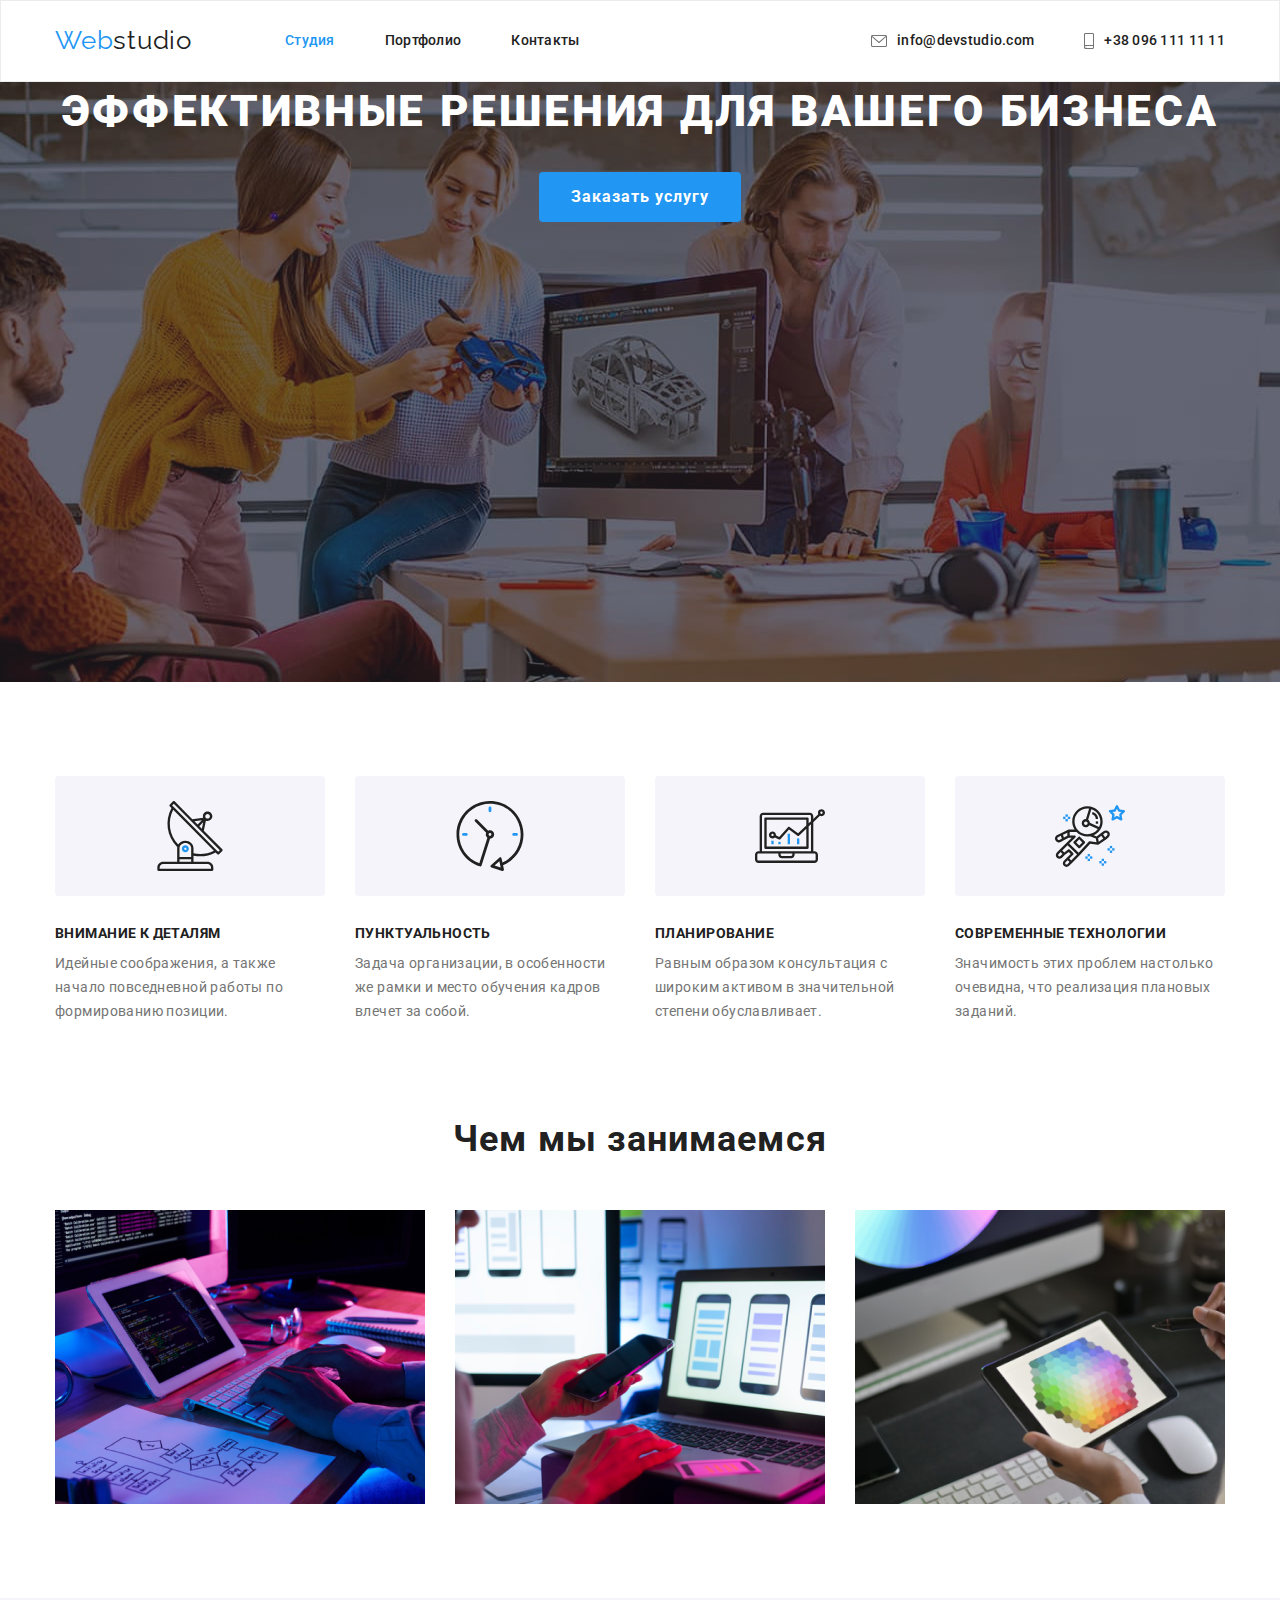
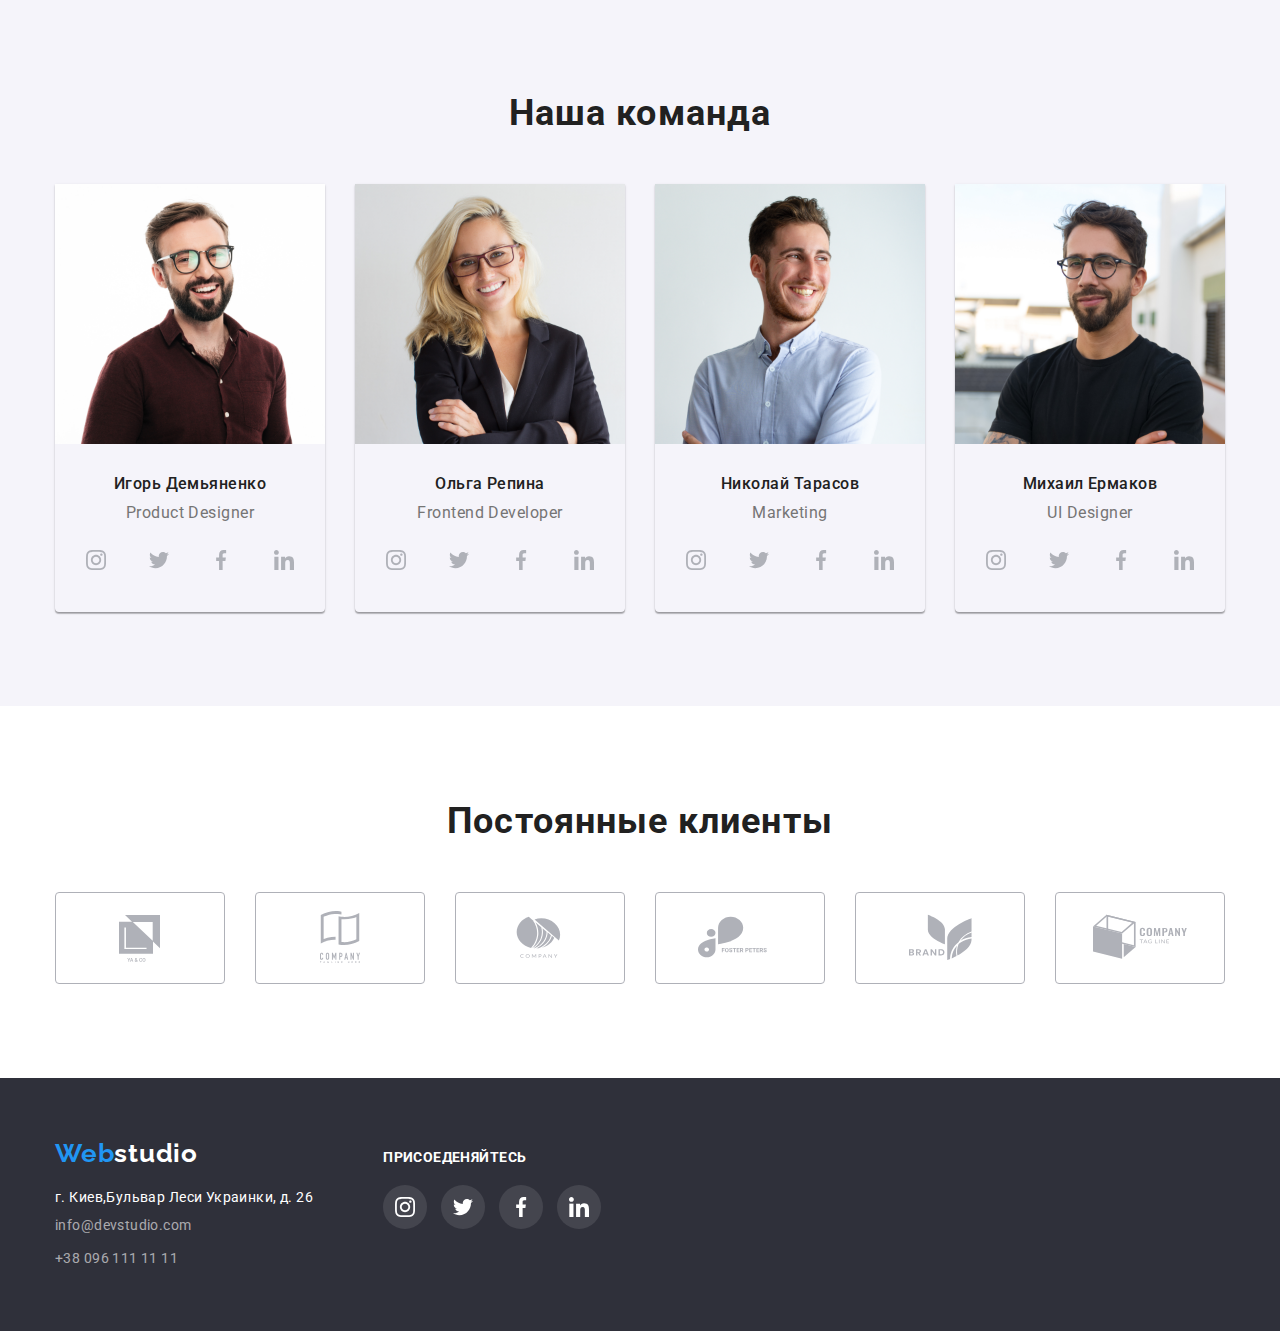
<file: index.html>
<!DOCTYPE html>
<html lang="ru">
  <head>
    <meta charset="UTF-8" />
    <meta http-equiv="X-UA-Compatible" content="IE=edge" />
    <meta name="viewport" content="width=device-width, initial-scale=1.0" />
    <title>Homework GoIT</title>

    <link
      href="https://fonts.googleapis.com/css2?family=Raleway:wght@700&family=Roboto:wght@400;500;700;900&display=swap"
      rel="stylesheet"
    />
    <link
      rel="stylesheet"
      href="https://cdnjs.cloudflare.com/ajax/libs/modern-normalize/1.1.0/modern-normalize.min.css"
    />

    <link rel="stylesheet" href="./CSS/styles.css" />
  </head>

  <body>
    <header class="site-header">
      <!-- Логотип -->
      <div class="wrapper flexbox">
        <nav class="site-header-nav">
          <a class="site-header-nav-link" href="./index.html"
            ><span class="nav-text">Web</span>studio
          </a>
        </nav>
        <!-- Переход по страницам -->
        <ul class="list items">
          <li class="list-item-li"><a class="nav-list current" href="./index.html">Студия</a></li>
          <li class="list-item-li"><a class="nav-list" href="./portfolio.html">Портфолио</a></li>
          <li class="list-item-li"><a class="nav-list" href="#Контакты">Контакты</a></li>
        </ul>
        <!-- Ссылки на контакты -->
        <nav class="flexbox-contacts">
          <address class="site-header-nav-contacts">
            <a class="nav-list envelope" href="mailto:info@devstudio.com"
              >info@devstudio.com</a
            >
            <a class="nav-list smartphone" href="tel:+380961111111">+38 096 111 11 11</a>
          </address>
        </nav>
      </div>
    </header>
    <main>
      <!-- Первый блок -->
      <section class="hero overlay">
        <div class="wrapper">
          <h1 class="hero-title">Эффективные решения для Вашего бизнеса</h1>
          <button class="hero-button" type="button">Заказать услугу</button>
        </div>
      </section>
      <!-- Второй блок -->
      <section class="container">
        <div class="wrapper">
          <ul class="list feature-items">
            <li class="feature-items-list antenna">
              <h3 class="container-feature">Внимание к деталям</h3>
              <p class="container-post">
                Идейные соображения, а также начало повседневной работы по
                формированию позиции.
              </p>
            </li">
            <li class="feature-items-list clock">
              <h3 class="container-feature">Пунктуальность</h3>
              <p class="container-post">
                Задача организации, в особенности же рамки и место обучения
                кадров влечет за собой.
              </p>
            </li>
            <li class="feature-items-list diagram">
              <h3 class="container-feature">Планирование</h3>
              <p class="container-post">
                Равным образом консультация с широким активом в значительной
                степени обуславливает.
              </p>
            </li>
            <li class="feature-items-list astronaut">
              <h3 class="container-feature">Современные технологии</h3>
              <p class="container-post">
                Значимость этих проблем настолько очевидна, что реализация
                плановых заданий.
              </p>
            </li>
          </ul>

          <h2 class="container-title">Чем мы занимаемся</h2>
          <ul class="list images" lang="en">
            <li class="images-items">
              <img class="icon"
                src="./images/What-are-we-doing-1.png"
                width="370"
                height="294"
                alt="What are we doing-1"
              />
            </li>
            <li class="images-items">
              <img
                src="./images/What-are-we-doing-2.png"
                width="370"
                height="294"
                alt="What are we doing-2"
              />
            </li>
            <li class="images-items">
              <img
                src="./images/What-are-we-doing-3.png"
                width="370"
                height="294"
                alt="What are we doing-3"
              />
            </li>
          </ul>
        </div>
      </section>
      <!-- Третий блок -->
      <section class="container our-team">
        <div class="wrapper">
          <h2 class="container-title">Наша команда</h2>
          <ul class="list list-box">
            <li class="box-items">
              <figure class="inner">
                <img
                  src="./images/team-1.png"
                  width="270"
                  height="260"
                  alt="Игорь Демьяненко"
                />
                <figcaption class="our-team-userpic">
                  Игорь Демьяненко
                </figcaption>
              </figure>
              <p class="our-team-post" lang="en">Product Designer</p>
              <ul class="list icon-list">
                <li class="icon instagram">
                  <a class="icon-items" href=""></a>
                </li>
                <li class="icon twitter">
                  <a class="icon-items" href=""></a>
                </li>
                <li class="icon facebook">
                  <a class="icon-items" href=""></a>
                </li>
                <li class="icon linkedin">
                  <a class="icon-items" href=""></a>
                </li>
                </ul>
            </li>
            <li class="box-items">
              <figure class="inner">
                <img
                  src="./images/team-2.png"
                  width="270"
                  height="260"
                  alt="Ольга Репина"
                />
                <figcaption class="our-team-userpic">Ольга Репина</figcaption>
              </figure>
              <p class="our-team-post" lang="en">Frontend Developer</p>
              <ul class="list icon-list">
                <li class="icon instagram">
                  <a class="icon-items" href=""></a>
                </li>
                <li class="icon twitter">
                  <a class="icon-items" href=""></a>
                </li>
                <li class="icon facebook">
                  <a class="icon-items" href=""></a>
                </li>
                <li class="icon linkedin">
                  <a class="icon-items" href=""></a>
                </li>
                </ul>
            </li>
            <li class="box-items">
              <figure class="inner">
                <img
                  src="./images/team-3.png"
                  width="270"
                  height="260"
                  alt="Николай Тарасов"
                />
                <figcaption class="our-team-userpic">
                  Николай Тарасов
                </figcaption>
              </figure>
              <p class="our-team-post" lang="en">Marketing</p>
              <ul class="list icon-list">
                <li class="icon instagram">
                  <a class="icon-items" href=""></a>
                </li>
                <li class="icon twitter">
                  <a class="icon-items" href=""></a>
                </li>
                <li class="icon facebook">
                  <a class="icon-items" href=""></a>
                </li>
                <li class="icon linkedin">
                  <a class="icon-items" href=""></a>
                </li>
                </ul>
            </li>
            <li class="box-items">
              <figure class="inner">
                <img
                  src="./images/team-4.png"
                  width="270"
                  height="260"
                  alt="Михаил Ермаков"
                />
                <figcaption class="our-team-userpic">Михаил Ермаков</figcaption>
              </figure>
              <p class="our-team-post" lang="en">UI Designer</p>
              <ul class="list icon-list">
                <li class="icon instagram">
                  <a class="icon-items" href=""></a>
                </li>
                <li class="icon twitter">
                  <a class="icon-items" href=""></a>
                </li>
                <li class="icon facebook">
                  <a class="icon-items" href=""></a>
                </li>
                <li class="icon linkedin">
                  <a class="icon-items" href=""></a>
                </li>
                </ul>
            </li>
          </ul>
        </div>
      </section>
      <!-- четвертый блок -->
      <section class="container">
        <div class="wrapper">
          <h2 class="container-title">Постоянные клиенты</h2>
          <ul class="list clients">
            <li class="logo">
              <a href=""><img src="./images/logo-compani/Client-1.svg" alt="logo-compani"></a>
            </li>
            <li class="logo">
              <a href=""><img src="./images/logo-compani/Client-2.svg" alt="logo-compani"></a>
            </li>
            <li class="logo">
              <a href=""><img src="./images/logo-compani/Client-3.svg" alt="logo-compani"></a>
            </li>
            <li class="logo">
              <a href=""><img src="./images/logo-compani/Client-4.svg" alt="logo-compani"></a>
            </li>
            <li class="logo">
              <a href=""><img src="./images/logo-compani/Client-5.svg" alt="logo-compani"></a>
            </li>
            <li class="logo">
              <a href=""><img src="./images/logo-compani/Client-6.svg" alt="logo-compani"></a>
            </li>
          </ul>
        </div>
      </section>
    </main>
    <!-- Подвал -->
    <footer class="footer">
      <div class="wrapper items-flex">
<div class="footer-adress">
  <a class="footer-nav" href="./index.html"
  ><span class="nav-text">Web</span>studio
</a>
<address class="footer-text">
  г. Киев,Бульвар Леси Украинки, д. 26
</address>
<address>
  <a class="footer-link" href="mailto:info@devstudio.com"
    >info@devstudio.com</a
  >
  <a class="footer-link" href="tel:+380961111111">+38 096 111 11 11</a>
</address>
</div>
<ul class="list list-logo">
  <li class="flex-logo f-instagram">
    <a href=""></a>
  </li>
  <li class="flex-logo f-twitter">
    <a href=""></a>
  </li>
  <li class="flex-logo f-facebook">
    <a href=""></a>
  </li>
  <li class="flex-logo f-linkedin">
    <a href=""></a>
  </li>
</ul>
      </div>
    </footer>
  </body>
</html>
</file>
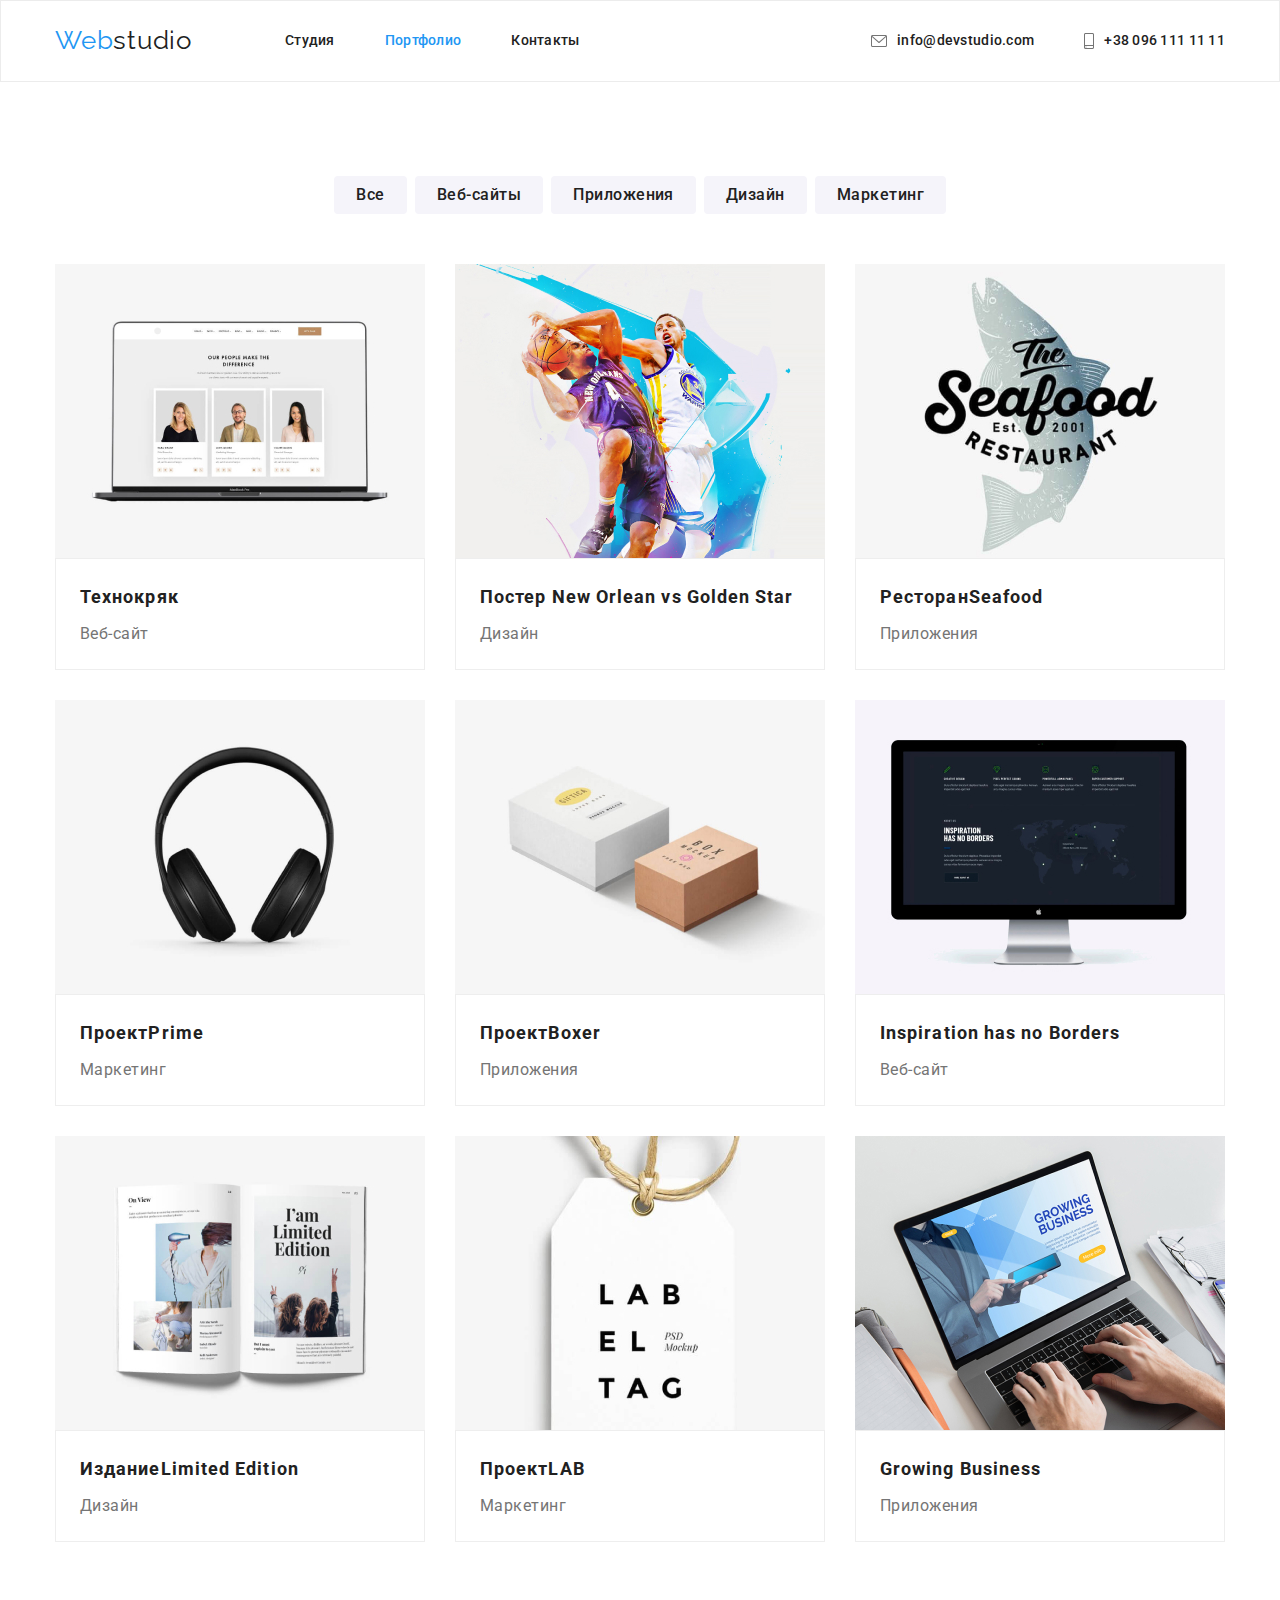
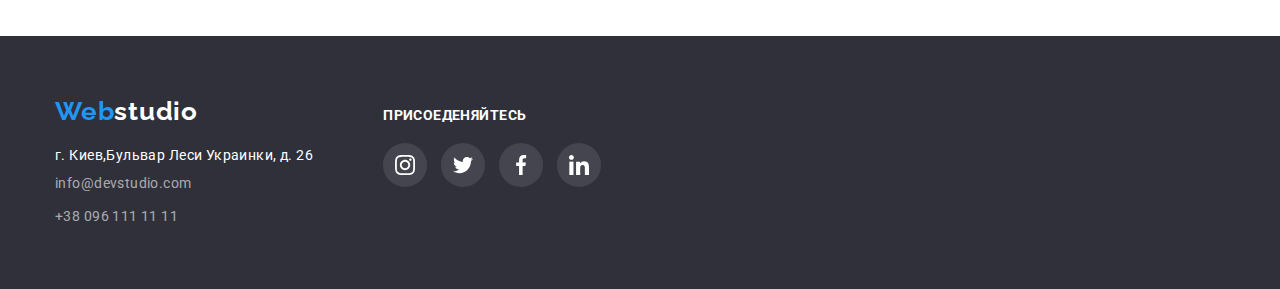
<file: portfolio.html>
<!DOCTYPE html>
<html lang="ru">
  <head>
    <meta charset="UTF-8" />
    <meta http-equiv="X-UA-Compatible" content="IE=edge" />
    <meta name="viewport" content="width=device-width, initial-scale=1.0" />
    <title>Портфолио</title>

    <link
      href="https://fonts.googleapis.com/css2?family=Raleway:wght@700&family=Roboto:wght@400;500;700;900&display=swap"
      rel="stylesheet"
    />

    <link
      rel="stylesheet"
      href="https://cdnjs.cloudflare.com/ajax/libs/modern-normalize/1.1.0/modern-normalize.min.css"
    />
    <link rel="stylesheet" href="./CSS/styles.css" />
  </head>
  <body>
    <header class="site-header">
      <!-- Логотип -->
      <div class="wrapper flexbox">
        <nav class="site-header-nav">
          <a class="site-header-nav-link" href="./index.html"
            ><span class="nav-text">Web</span>studio
          </a>
        </nav>
        <!-- Переход по страницам -->
        <ul class="list items">
          <li class="list-item-li">
            <a class="nav-list" href="./index.html">Студия</a>
          </li>
          <li class="list-item-li">
            <a class="nav-list current" href="./portfolio.html">Портфолио</a>
          </li>
          <li class="list-item-li">
            <a class="nav-list" href="#Контакты">Контакты</a>
          </li>
        </ul>
        <!-- Ссылки на контакты -->
        <nav class="flexbox-contacts">
          <address class="site-header-nav-contacts">
            <a class="nav-list envelope" href="mailto:info@devstudio.com"
              >info@devstudio.com</a
            >
            <a class="nav-list smartphone" href="tel:+380961111111">+38 096 111 11 11</a>
          </address>
        </nav>
      </div>
    </header>
    <main>
      <section class="box">
        <div class="wrapper test">
          <!-- навигация -->
          <h1 class="main-portfolio" hidden>фильтр</h1>
          <ul class="list list-navigation">
            <li class="nav-items">
              <button class="main-portfolio-button" type="button">Все</button>
            </li>
            <li class="nav-items">
              <button class="main-portfolio-button" type="button">
                Веб-сайты
              </button>
            </li>
            <li class="nav-items">
              <button class="main-portfolio-button" type="button">
                Приложения
              </button>
            </li>
            <li class="nav-items">
              <button class="main-portfolio-button" type="button">
                Дизайн
              </button>
            </li>
            <li class="nav-items">
              <button class="main-portfolio-button" type="button">
                Маркетинг
              </button>
            </li>
          </ul>
          <!-- карточки товаров -->
          <ul class="list items-card">
            <li class="card-product">
              <a class="nav" href="#">
                <img
                  class="product-images"
                  src="./images-portfolio/img.jpg"
                  width="370"
                  height="294"
                  alt="постер"
                />
                <div class="product-border">
                  <h2 class="main-portfolio-title">Технокряк</h2>
                  <p class="main-portfolio-post">Веб-сайт</p>
                </div>
              </a>
            </li>
            <li class="card-product">
              <a class="nav" href="#">
                <img
                  class="product-images"
                  src="./images-portfolio/img2.jpg"
                  width="370"
                  height="294"
                  alt="постер"
                />
                <div class="product-border">
                <h2 class="main-portfolio-title">
                  Постер <span lang="en">New Orlean vs Golden Star</span>
                </h2>
                <p class="main-portfolio-post">Дизайн</p>
                </div>
              </a>
            </li>
            <li class="card-product">
              <a class="nav" href="#">
                <img
                  class="product-images"
                  src="./images-portfolio/img3.jpg"
                  width="370"
                  height="294"
                  alt="постер"
                />
                <div class="product-border">
                <h2 class="main-portfolio-title">
                  Ресторан<span lang="en">Seafood</span>
                </h2>
                <p class="main-portfolio-post">Приложения</p>
                </div>
              </a>
            </li>
            <li class="card-product">
              <a class="nav" href="#">
                <img
                  class="product-images"
                  src="./images-portfolio/img4.jpg"
                  width="370"
                  height="294"
                  alt="постер"
                />
                <div class="product-border">
                <h2 class="main-portfolio-title">
                  Проект<span lang="en">Prime</span>
                </h2>
                <p class="main-portfolio-post">Маркетинг</p>
                </div>
              </a>
            </li>
            <li class="card-product">
              <a class="nav" href="#">
                <img
                  class="product-images"
                  src="./images-portfolio/img5.jpg"
                  width="370"
                  height="294"
                  alt="постер"
                />
                <div class="product-border">
                <h2 class="main-portfolio-title">
                  Проект<span lang="en">Boxer</span>
                </h2>
                <p class="main-portfolio-post">Приложения</p>
                </div>
              </a>
            </li>
            <li class="card-product">
              <a class="nav" href="#">
                <img
                  class="product-images"
                  src="./images-portfolio/img6.jpg"
                  width="370"
                  height="294"
                  alt="постер"
                />
                <div class="product-border">
                <h2 class="main-portfolio-title" lang="en">
                  Inspiration has no Borders
                </h2>
                <p class="main-portfolio-post">Веб-сайт</p>
                </div>
              </a>
            </li>
            <li class="card-product">
              <a class="nav" href="#">
                <img
                  class="product-images"
                  src="./images-portfolio/img7.jpg"
                  width="370"
                  height="294"
                  alt="постер"
                />
                <div class="product-border">
                <h2 class="main-portfolio-title">
                  Издание<span lang="en">Limited Edition</span>
                </h2>
                <p class="main-portfolio-post">Дизайн</p>
                </div>
              </a>
            </li>
            <li class="card-product">
              <a class="nav" href="#">
                <img
                  class="product-images"
                  src="./images-portfolio/img8.jpg"
                  width="370"
                  height="294"
                  alt="постер"
                />
                <div class="product-border">
                <h2 class="main-portfolio-title">
                  Проект<span lang="en">LAB</span>
                </h2>
                <p class="main-portfolio-post">Маркетинг</p>
                </div>
              </a>
            </li>
            <li class="card-product">
              <a class="nav" href="#">
                <img
                  class="product-images"
                  src="./images-portfolio/img9.jpg"
                  width="370"
                  height="294"
                  alt="постер"
                />
                <div class="product-border">
                <h2 class="main-portfolio-title" lang="en">Growing Business</h2>
                <p class="main-portfolio-post">Приложения</p>
                </div>
              </a>
            </li>
          </ul>
        </div>
      </section>
    </main>
    <footer class="footer">
      <div class="wrapper items-flex">
<div class="footer-adress">
  <a class="footer-nav" href="./index.html"
  ><span class="nav-text">Web</span>studio
</a>
<address class="footer-text">
  г. Киев,Бульвар Леси Украинки, д. 26
</address>
<address>
  <a class="footer-link" href="mailto:info@devstudio.com"
    >info@devstudio.com</a
  >
  <a class="footer-link" href="tel:+380961111111">+38 096 111 11 11</a>
</address>
</div>
<ul class="list list-logo">
  <li class="flex-logo f-instagram">
    <a href=""></a>
  </li>
  <li class="flex-logo f-twitter">
    <a href=""></a>
  </li>
  <li class="flex-logo f-facebook">
    <a href=""></a>
  </li>
  <li class="flex-logo f-linkedin">
    <a href=""></a>
  </li>
</ul>
      </div>
    </footer>
  </body>
</html>
</file>
<file: CSS/styles.css>
:root {
  --first-text-color-black: #212121;
  --secondary-text-color-grey: #757575;
  --alternative-text-color: #2196f3;
  --secondary-alternative-text-color: #ffffff;
  --footer-text-color: rgba(255, 255, 255, 0.6);

  --background-main-color-white: #ffffff;
  --background-secondary-color: #f5f4fa;
  --background-hero-footer-color: #2f303a;
  --background-color-link: #ffffff1a;
  --border-radius: #afb1b8;

  --product-border: #eeeeee;
}

.list {
  margin: 0;
  padding-left: 0;
  list-style: none;
}
body {
  font-family: roboto, sans-serif;
  color: var(--first-text-color-black);
  background-color: var(--background-main-color-white);
}

img {
  display: block;
  min-width: 100%;
}

.wrapper {
  /* outline: 4px solid red; */
  max-width: 1200px;
  margin-left: auto;
  margin-right: auto;
  padding: 0 15px;
}

/* Шапка сайта */

.site-header {
  background-color: var(--background-main-color-white);
  border: 1px solid #ececec;
}

/* Логотип */

.site-header-nav {
  /* margin-right: 0; */
}

.site-header-nav-link {
  font-family: Raleway;
  font-size: 26px;
  line-height: 1.2;
  letter-spacing: 0.03em;
  text-decoration: none;
  color: var(--first-text-color-black);
}
.site-header-nav-link .nav-text {
  color: var(--alternative-text-color);
}
/* Ссылки навигации */
.nav-list {
  display: inline-flex;
  padding: 32px 0 32px 0;
  align-items: center;
  text-decoration: none;
  color: var(--first-text-color-black);
  font-style: normal;
  font-weight: 500;
  font-size: 14px;
  line-height: 1.14;
  letter-spacing: 0.02em;
}

.nav-list.envelope::before {
  content: "";
  width: 16px;
  height: 12px;
  margin-right: 10px;
  /* outline: 2px solid red; */
  background-size: contain;
  background-repeat: no-repeat;
  background-position: center;
  background-image: url("../images/envelope.svg");
}

.nav-list.smartphone::before {
  content: "";
  width: 10px;
  height: 16px;
  margin-right: 10px;
  /* outline: 2px solid red; */
  background-size: contain;
  background-repeat: no-repeat;
  background-position: center;
  background-image: url("../images/smartphone.svg");
}

.nav-list:not(:last-child) {
  margin-right: 50px;
}

.nav-list:hover,
.nav-list:focus {
  color: var(--alternative-text-color);
}
.nav-list.current {
  color: var(--alternative-text-color);
}

.list.items {
  flex-wrap: wrap;
  margin-left: 93px;
  display: flex;
}

.list-item-li {
  margin-right: 50px;
  /* background-color: red; */
}

.list-item-li:last-child {
  margin-right: 0;
}

.wrapper.flexbox {
  display: flex;
  align-items: center;
}

.flexbox-contacts {
  margin-left: auto;
}

.site-header-nav-contacts {
  display: flex;
}

/* main (hero) */

.hero {
  text-align: center;
  /* outline: 2px solid red; */
  color: var(--secondary-alternative-text-color);
  background-color: var(--background-hero-footer-color);
}

.hero.overlay {
  height: 600px;
  max-width: 1600px;
  margin-left: auto;
  margin-right: auto;
  /* outline: 2px solid red; */
  background-size: cover;
  background-repeat: no-repeat;
  background-position: center;
  background-image: linear-gradient(
      to right,
      rgba(47, 48, 58, 0.4),
      rgba(47, 48, 58, 0.4)
    ),
    url("../images/Img-overlay-copy.jpg");
}

.hero-title {
  margin: 0 0 30px 0;
  font-weight: 900;
  font-size: 44px;
  line-height: 1.36;
  letter-spacing: 0.06em;
  text-transform: uppercase;
}

.hero .hero-button {
  padding: 10px 32px 10px 32px;
  min-width: 200px;
  height: 50px;
  border: 0;
  border-radius: 4px;
  color: var(--secondary-alternative-text-color);
  background-color: var(--alternative-text-color);
  font-family: inherit;
  font-weight: 700;
  font-size: 16px;
  line-height: 1.87;
  display: inline-block;
  align-items: center;
  text-align: center;
  letter-spacing: 0.06em;
  cursor: pointer;
}

/* container */

.list.feature-items {
  display: flex;
}

.feature-items-list {
  max-width: 270px;
}

.feature-items-list::before {
  content: "";
  display: block;
  /* outline: 2px solid red; */
  height: 120px;
  /* min-width: 270px; */
  margin-bottom: 30px;
  background-color: var(--background-secondary-color);
  border-radius: 4px;
  background-repeat: no-repeat;
  background-position: center;
}

.feature-items-list.antenna::before {
  background-image: url("../images/antenna\ 1.svg");
}

.feature-items-list.clock::before {
  background-image: url("../images/clock\ 1.svg");
}

.feature-items-list.diagram::before {
  background-image: url("../images/diagram\ 1.svg");
}

.feature-items-list.astronaut::before {
  background-image: url("../images/astronaut\ 1.svg");
}

.list.feature-items .feature-items-list:not(:last-child) {
  margin-right: 30px;
}

.list.images {
  display: flex;
}

.list.images .images-items:not(:last-child) {
  margin-right: 30px;
}

.container {
  padding: 94px 0 94px 0;
}

.container-title {
  margin: 0 0 50px 0;
  font-size: 36px;
  line-height: 1.17;
  text-align: center;
  letter-spacing: 0.03em;
}

.container-feature {
  /* outline: 2px solid tomato; */
  margin: 0 0 10px 0;
  font-size: 14px;
  line-height: 1.14;
  letter-spacing: 0.03em;
  text-transform: uppercase;
}

/* Our team */

.our-team {
  background-color: var(--background-secondary-color);
}

.our-team-userpic {
  margin: 30px 0 0 0;
  font-weight: 500;
  font-size: 16px;
  line-height: 1.19;
  text-align: center;
  letter-spacing: 0.03em;
}

.our-team-post {
  margin: 10px 0 0 0;
  color: var(--secondary-text-color-grey);
  font-size: 16px;
  line-height: 1.19;
  text-align: center;
  letter-spacing: 0.03em;
}

.container-post {
  /* outline: 2px solid tomato; */
  margin: 0 0 94px 0;
  color: var(--secondary-text-color-grey);
  font-size: 14px;
  line-height: 1.71;
  letter-spacing: 0.03em;
}

.wrapper .list-box {
  display: flex;
  flex-wrap: wrap;
}

.list-box .box-items {
  width: calc((100% - 90px) / 4);
  margin-right: 30px;
  box-shadow: 0px 1px 3px rgba(0, 0, 0, 0.12), 0px 1px 1px rgba(0, 0, 0, 0.14),
    0px 2px 1px rgba(0, 0, 0, 0.2);
  border-radius: 0px 0px 4px 4px;
}

.icon-list {
  display: flex;
  margin-top: 16px;
  margin-bottom: 30px;
  justify-content: space-evenly;
}

.icon-list .icon {
  /* outline: 2px solid red; */
  height: 44px;
  width: 44px;
  border-radius: 50%;
  background-repeat: no-repeat;
  background-position: center;
}

.instagram {
  background-image: url("../images/instagram\ 2.svg");
}

.twitter {
  background-image: url("../images/twitter\ 1.svg");
}

.facebook {
  background-image: url("../images/facebook\ 1.svg");
}

.linkedin {
  background-image: url("../images/linkedin\ 1.svg");
}

.list-box .box-items:nth-child(4n) {
  margin-right: 0;
}

.inner {
  margin: 0;
}
/* четвертый блок */

.list.clients {
  display: flex;
  justify-content: space-between;
}

.clients .logo {
  /* outline: 2px solid red; */
  height: 92px;
  width: 170px;
  bottom: 1px solid var(--border-radius);
  border-radius: 4px;
}

/* Подвал */

.footer {
  background-color: var(--background-hero-footer-color);
  padding: 60px 0 60px 0;
}
.footer-nav {
  font-family: Raleway;
  font-style: normal;
  font-weight: bold;
  font-size: 26px;
  line-height: 1.19;
  letter-spacing: 0.03em;
  text-decoration: none;
  color: var(--secondary-alternative-text-color);
}
.footer .nav-text {
  color: var(--alternative-text-color);
}
.footer .footer-text {
  margin: 20px 0 0 0;
  color: var(--secondary-alternative-text-color);
  font-style: normal;
  font-weight: normal;
  font-size: 14px;
  line-height: 1.71x;
  letter-spacing: 0.03em;
}

.wrapper.items-flex .footer-link {
  display: block;
  margin: 9px 0 0 0;
  color: var(--footer-text-color);
  text-decoration: none;
  font-style: normal;
  font-weight: normal;
  font-size: 14px;
  line-height: 1.71;
  letter-spacing: 0.03em;
}

.items-flex {
  display: flex;
  align-items: baseline;
}

.wrapper.items-flex .list-logo {
  margin-left: 70px;
}

.wrapper.items-flex .list-logo::before {
  content: "ПРИСОЕДЕНЯЙТЕСЬ";
  display: block;
  color: var(--secondary-alternative-text-color);
  margin-bottom: 20px;
  font-family: Roboto;
  font-style: normal;
  font-weight: bold;
  font-size: 14px;
  line-height: 16px;
  letter-spacing: 0.03em;
}

.list .flex-logo {
  display: inline-flex;
  height: 44px;
  width: 44px;
  /* outline: 2px solid red; */
  border-radius: 50%;
  background-color: var(--background-color-link);
  background-repeat: no-repeat;
  background-position: center;
  margin-right: 10px;
}

.list .flex-logo:nth-child(4) {
  margin-right: 0;
}

.f-instagram {
  background-image: url("../images/f-instagram.svg");
}

.f-twitter {
  background-image: url("../images/f-twitter.svg");
}

.f-facebook {
  background-image: url("../images/f-facebook.svg");
}

.f-linkedin {
  background-image: url("../images/f-linkedin.svg");
}

/* next site portfolio */

.box {
  padding: 94px 0 94px 0;
}

.box .nav {
  display: inline-block;
  color: var(--first-text-color-black);
  text-decoration: none;
}

.nav .product-border {
  padding: 20px 24px 20px 24px;
  border: 1px solid var(--product-border);
}

.main-portfolio-title {
  margin: 0;
  font-size: 18px;
  line-height: 2;
  letter-spacing: 0.06em;
}

.main-portfolio-post {
  margin: 4px 0 0 0;
  color: var(--secondary-text-color-grey);
  font-size: 16px;
  line-height: 1.87;
  letter-spacing: 0.03em;
}

.main-portfolio-button {
  display: inline-block;
  /* margin: 0 0 56px 0; */
  min-width: 73px;
  height: 38px;
  padding: 6px 22px 6px 22px;
  border: none;
  border-radius: 4px;
  font-weight: 500;
  font-size: 16px;
  line-height: 1.62;
  text-align: center;
  letter-spacing: 0.03em;
  font-family: inherit;

  color: var(--first-text-color-black);
  background-color: var(--background-secondary-color);
  cursor: pointer;
}
.main-portfolio-button:hover,
.main-portfolio-button:focus {
  color: var(--secondary-alternative-text-color);
  background-color: var(--alternative-text-color);
}
/* flexbox */

.wrapper.test {
  /* background-color: thistle; */
}

.wrapper .list.list-navigation {
  display: flex;
  justify-content: center;
}

.wrapper .list.items-card {
  /* background-color: teal; */
  display: flex;
  flex-wrap: wrap;
}

.list.list-navigation .nav-items {
  margin-bottom: 50px;
}

.list.list-navigation .nav-items:not(:last-child) {
  margin-right: 8px;
}

.list.items-card .card-product {
  flex-basis: calc((100% - 60px) / 3);
  margin-right: 30px;
  margin-bottom: 30px;
}

.list.items-card .card-product:hover,
.list.items-card .card-product:focus {
  box-shadow: 0px 1px 1px rgba(0, 0, 0, 0.12), 0px 4px 4px rgba(0, 0, 0, 0.06),
    1px 4px 6px rgba(0, 0, 0, 0.16);
}

.list.items-card .card-product:nth-child(3n) {
  margin-right: 0;
}

.list.items-card .card-product:nth-last-child(-n + 3) {
  margin-bottom: 0;
}
</file>
